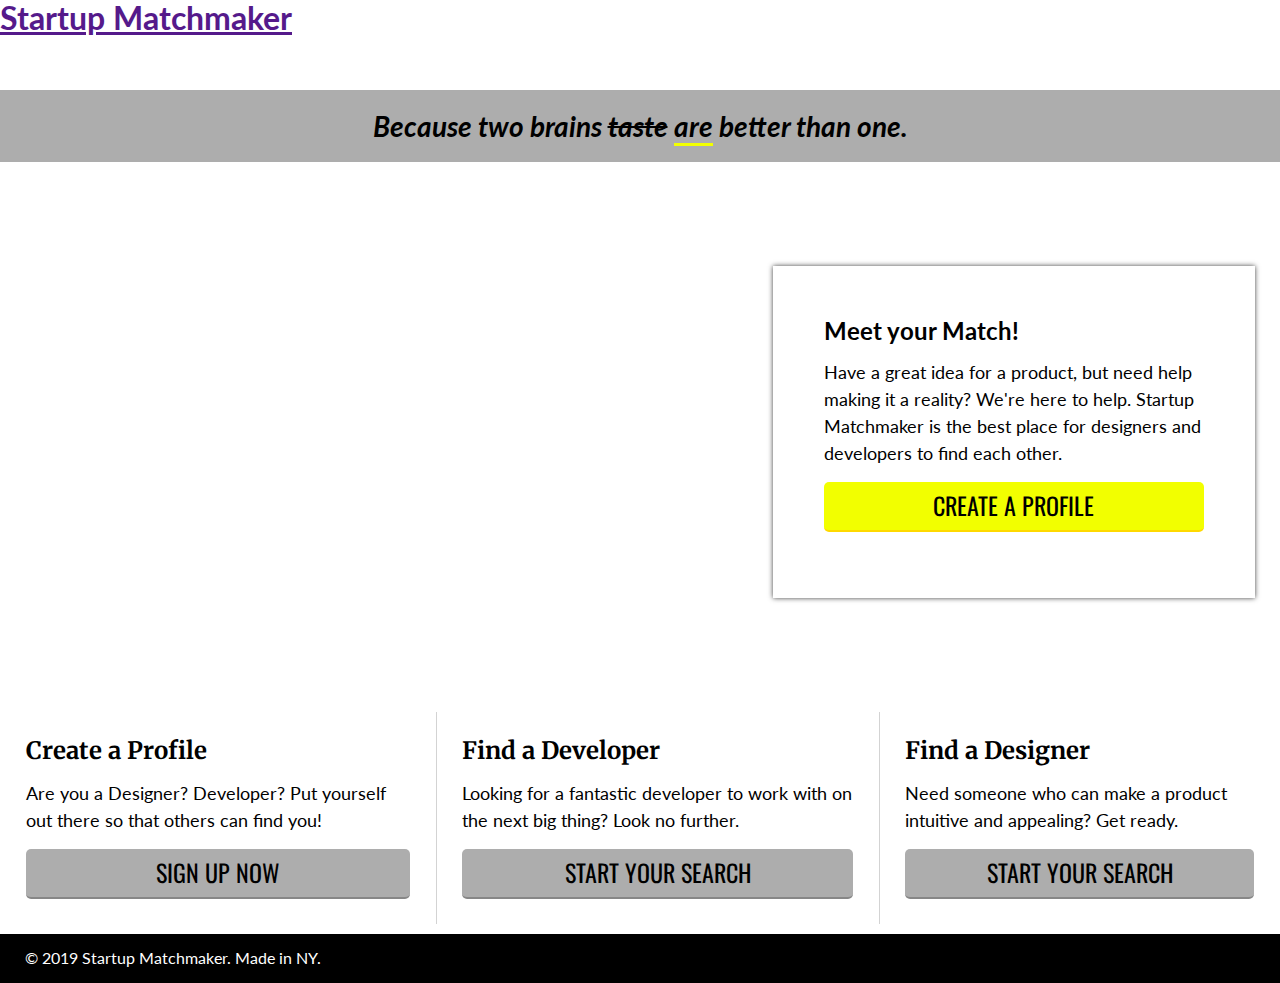
<file: Homework 02/solution_code/index.html>
<!DOCTYPE html>
<html lang="en">
  <head>
    <meta charset="utf-8">
    <meta http-equiv="x-ua-compatible" content="ie=edge">
    <title>Matchmaker Site</title>
    <meta name="description" content="Startup Matchmaker Site for GA">

    <!-- Why are these in this order folks? -->
    <link rel="stylesheet" href="css/normalize.css">
    <link href="https://fonts.googleapis.com/css?family=Lato:400,400i|Merriweather|Oswald" rel="stylesheet">
    <link rel="stylesheet" href="css/style.css">
  </head>
  <body>
    <!-- Note how the code is indented and is very readable -->
    <header class="site-header">
      <div class="logo">
        <!-- Why am I using these font classes everywhere? hint: Bootstrap is coming.. -->
        <h1><a href="">Startup Matchmaker</a></h1>
      </div>
      <nav class="main-nav">
        <ul>
          <li class="main-nav-item main-nav-item-featured"><a href="">Find Developers</a></li>
          <li class="main-nav-item main-nav-item-featured"><a href="">Find Designers</a></li>
          <li class="main-nav-item "><a href="">How it Works</a></li>
          <li class="main-nav-item "><a href="">Our Team</a></li>
          <li class="main-nav-item"><a href="">Blog</a></li>
        </ul>

      </nav>
    </header>
    <aside class="secondary-text">
      <p>Because two brains <span class="strikeout">taste</span> <span class="underline">are</span> better than one.</p>
    </aside>
    <section class="hero-area">
      <div class="inset-div">
        <h2>Meet your Match!</h2>
        <p>Have a great idea for a product, but need help making it a reality? We're here to help. Startup Matchmaker is the best place for designers and developers to find each other.</p>
        <a href="#" class="cta main-cta">Create a profile</a>
      </div>
    </section>
    <section class="three-wide">
      <article class="third-container featured-block">
        <h1>Create a Profile</h1>
        <p>Are you a Designer? Developer? Put yourself out there so that others can find you!</p>
        <a href="#" class="cta">Sign up now</a>
      </article>
      <article class="third-container featured-block">
        <h1>Find a Developer</h1>
        <p>Looking for a fantastic developer to work with on the next big thing? Look no further.</p>
        <a href="#" class="cta">Start Your Search</a>
      </article>
      <article class="third-container featured-block">
        <h1>Find a Designer</h1>
        <p>Need someone who can make a product intuitive and appealing? Get ready.</p>
        <a href="#" class="cta">Start Your Search</a>
      </article>
    </section>
    <footer class="site-footer">
      &copy; 2019 Startup Matchmaker. Made in NY.
    </footer>
  </body>
</html>
</file>
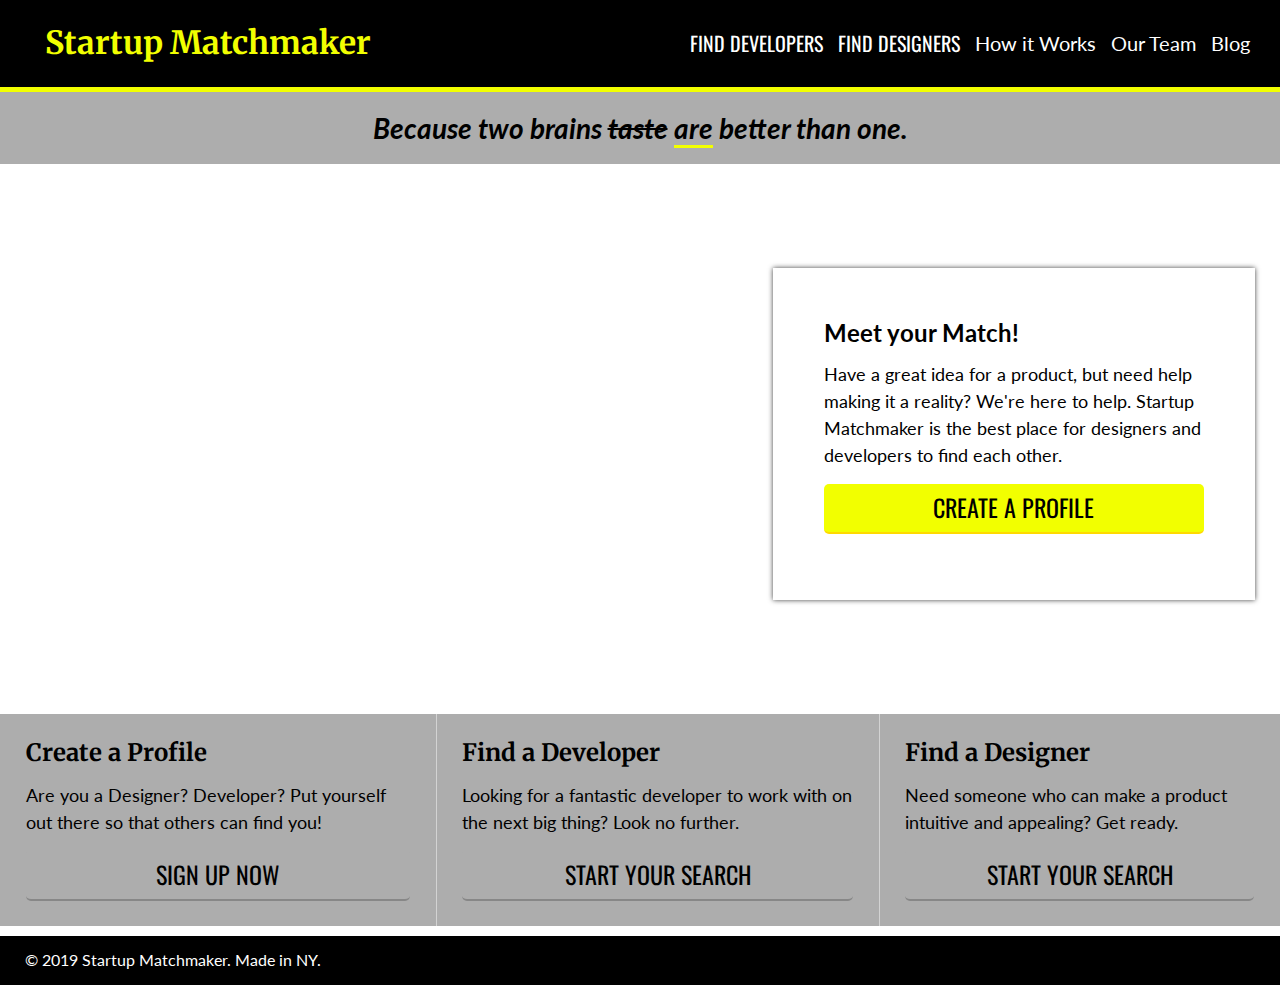
<file: Homework 02/starter_code/index.html>
<!DOCTYPE html>

<html class="no-js" lang="en">
    <head>
        <meta charset="utf-8">
        <meta http-equiv="x-ua-compatible" content="ie=edge">
        <title>Matchmaker Site</title>
        <meta name="description" content="Startup Matchmaker">
        <meta name="viewport" content="width=device-width, initial-scale=1">
     
     
      <link rel="stylesheet" href="normalize.css">
      <link href="https://fonts.googleapis.com/css?family=Lato:400,400i|Merriweather|Oswald" rel="stylesheet">
      <link rel="stylesheet" href="style.css"
    </head>
    <body>
<!-- Put your glorious code here -->


<header class="site_header">
    <div class="logo">
        <h1><a href="https://www.linkedin.com/in/kourtney-stuthard-05428bba/">Startup Matchmaker</a></h1>
    </div>

    <nav class="main-nav">
        <ul>
          <li class="main-nav-item main-nav-item-featured"><a href="">Find Developers</a></li>
          <li class="main-nav-item main-nav-item-featured"><a href="">Find Designers</a></li>
          <li class="main-nav-item "><a href="">How it Works</a></li>
          <li class="main-nav-item "><a href="">Our Team</a></li>
          <li class="main-nav-item"><a href="">Blog</a></li>
        </ul>
      </nav>
    </header>

    
    <aside class="secondary-text">
        <p>Because two brains <span class="strikeout">taste</span> <span class="underline">are</span> better than one.</p>
      </aside>
      
      <section class="hero-area">
        <div class="inset-div">
          <h2>Meet your Match!</h2>
          <p>Have a great idea for a product, but need help making it a reality? We're here to help. Startup Matchmaker is the best place for designers and developers to find each other.</p>
          <a href="#" class="cta main-cta">Create a profile</a>
        </div>
      </section>
      <section class="three-wide">
        <article class="third-container featured-block">
          <h1>Create a Profile</h1>
          <p>Are you a Designer? Developer? Put yourself out there so that others can find you!</p>
          <a href="#" class="cta">Sign up now</a>
        </article>
        <article class="third-container featured-block">
          <h1>Find a Developer</h1>
          <p>Looking for a fantastic developer to work with on the next big thing? Look no further.</p>
          <a href="#" class="cta">Start Your Search</a>
        </article>
        <article class="third-container featured-block">
          <h1>Find a Designer</h1>
          <p>Need someone who can make a product intuitive and appealing? Get ready.</p>
          <a href="#" class="cta">Start Your Search</a>
        </article>
      </section>
      <footer class="site-footer">
        &copy; 2019 Startup Matchmaker. Made in NY.
      </footer>
    </body>
  </html>
</file>
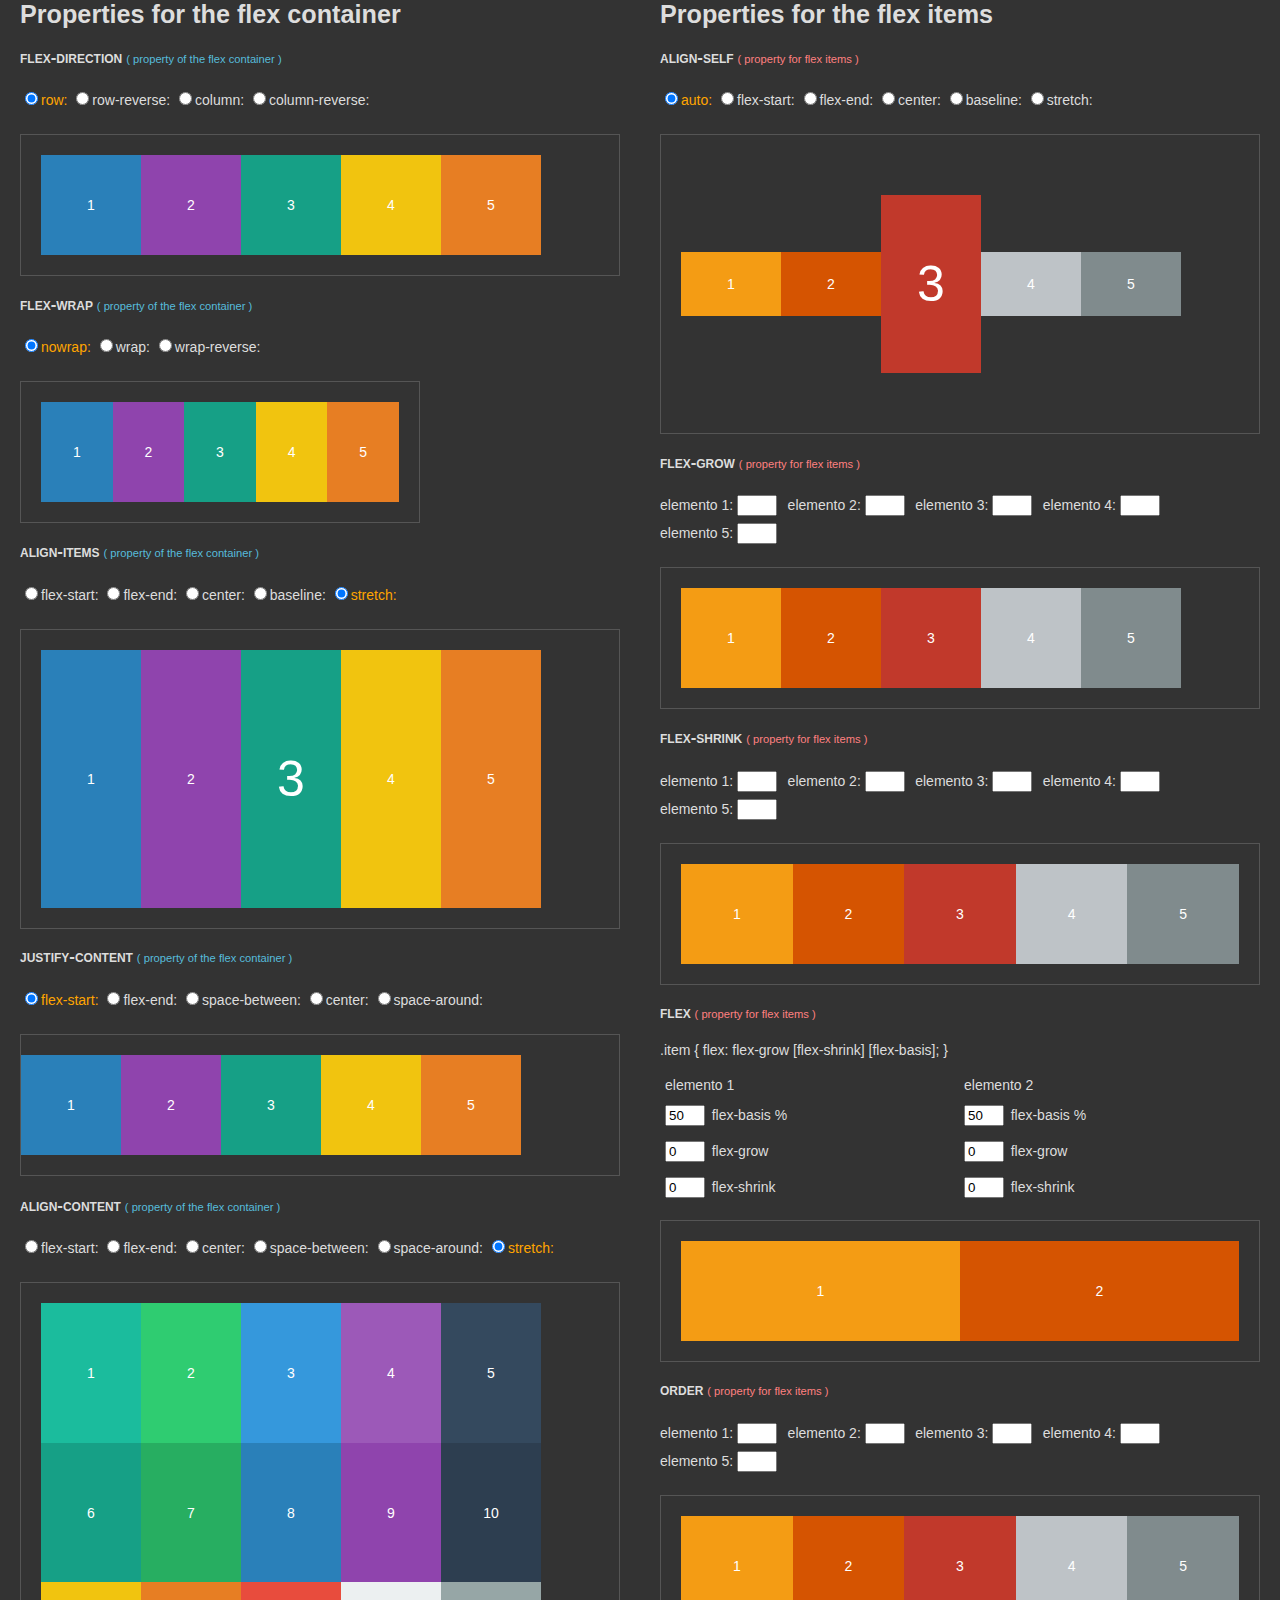
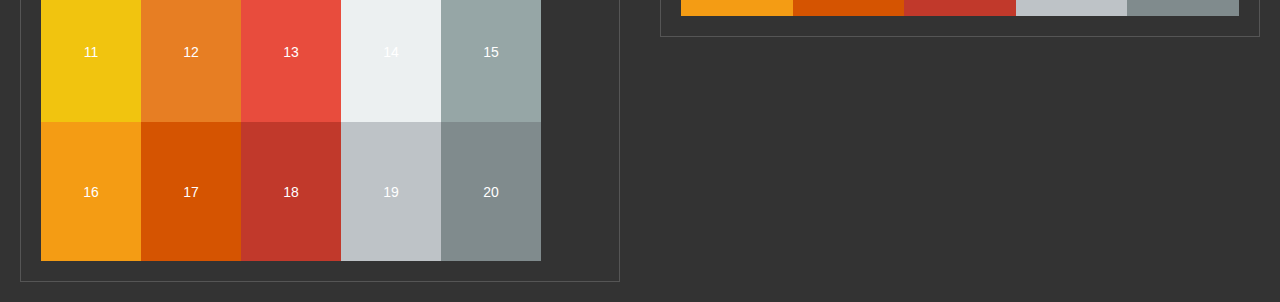
<file: Lesson 04/02_flexbox_demo/index.html>
<!DOCTYPE html>
<html lang="en" >
<head>
  <meta charset="UTF-8">
  <title>CodePen - Flexbox playground</title>
  <link rel="stylesheet" href="./style.css">

</head>
<body>
<!-- partial:index.partial.html -->
<div class="principal">
<h2>Properties for the flex container</h2>
<div class="control">
<h4><a href="http://w3.unpocodetodo.info/css3/flex-direction.php">flex-direction</a> <small>( property of the flex container  )</small></h4><!--flex-direction: row | row-reverse | column | column-reverse;-->
<div class="radio">
<input name="flex-direction" type="radio"  class="flex-direction" id="R11" value="row" checked><label for="R11">row:</label>
<input name="flex-direction"  type="radio" class="flex-direction" id="R12" value="row-reverse"><label for="R12">row-reverse:</label>
<input name="flex-direction"  type="radio" class="flex-direction" id="R13" value="column"><label for="R13">column:</label>
<input name="flex-direction"  type="radio" class="flex-direction" id="R14" value="column-reverse"><label for="R14">column-reverse:</label>
</div></div>
<div class="flex-container" id="direction">
<div class="item" data-color="2a80b9"><p>1</p></div>
<div class="item" data-color="8f44ad"><p>2</p></div>
<div class="item" data-color="16a086"><p>3</p></div>
<div class="item" data-color="f1c40f"><p>4</p></div>
<div class="item" data-color="e77e23"><p>5</p></div>
</div>

<div class="control">
<h4><a href="http://w3.unpocodetodo.info/css3/flex-wrap.php">flex-wrap</a> <small>( property of the flex container  )</small></h4><!--nowrap | wrap | wrap-reverse;-->
<div class="radio">
<input name="flex-wrap" type="radio"  class="flex-wrap" id="R21" value="nowrap" checked><label for="R21">nowrap:</label>
<input name="flex-wrap" type="radio"  class="flex-wrap" id="R22" value="wrap"><label for="R22">wrap:</label>
<input name="flex-wrap" type="radio"  class="flex-wrap" id="R23" value="wrap-reverse"><label for="R23">wrap-reverse:</label>
</div></div>
<div class="flex-container" id="wrap">
<div class="item" data-color="2a80b9"><p>1</p></div>
<div class="item" data-color="8f44ad"><p>2</p></div>
<div class="item" data-color="16a086"><p>3</p></div>
<div class="item" data-color="f1c40f"><p>4</p></div>
<div class="item" data-color="e77e23"><p>5</p></div>
</div>

<div class="control">
<h4><a href="http://w3.unpocodetodo.info/css3/flex-align-items.php">align-items</a> <small>( property of the flex container  )</small></h4><!-- flex-start | flex-end | center | baseline | stretch;-->
<div class="radio">
<input name="flex-align-items" type="radio"  class="flex-align-items" id="R31" value="align-items-start" ><label for="R31">flex-start:</label>
<input name="flex-align-items" type="radio"  class="flex-align-items" id="R32" value="align-items-end"><label for="R32">flex-end:</label>
<input name="flex-align-items" type="radio"  class="flex-align-items" id="R33" value="align-items-center"><label for="R33">center:</label>
<input name="flex-align-items" type="radio"  class="flex-align-items" id="R34" value="align-items-baseline"><label for="R34">baseline:</label>
<input name="flex-align-items" type="radio"  class="flex-align-items" id="R35" value="align-items-stretch" checked><label for="R35">stretch:</label>
</div></div>
<div class="flex-container" id="align">
<div class="item" data-color="2a80b9"><p>1</p></div>
<div class="item" data-color="8f44ad"><p>2</p></div>
<div class="item" data-color="16a086"><p style="font-size:50px;">3</p></div>
<div class="item" data-color="f1c40f"><p>4</p></div>
<div class="item" data-color="e77e23"><p>5</p></div>
</div>


<div class="control">
<h4><a href="http://w3.unpocodetodo.info/css3/flex-justify-content.php">justify-content</a> <small>( property of the flex container )</small></h4> <!--justify-content: flex-start | flex-end | center | space-between | space-around; -->
<div class="radio">
<input name="justify-content" type="radio"  class="justify-content" id="R41" value="justify-start" checked ><label for="R41">flex-start:</label>
<input name="justify-content" type="radio"  class="justify-content" id="R42" value="justify-end" ><label for="R42">flex-end:</label>
<input name="justify-content" type="radio"  class="justify-content" id="R43" value="justify-space-between" ><label for="R43">space-between:</label>
<input name="justify-content" type="radio"  class="justify-content" id="R44" value="justify-center" ><label for="R44">center:</label>
<input name="justify-content" type="radio"  class="justify-content" id="R45" value="justify-space-around" ><label for="R45">space-around:</label>
</div></div>
<div class="flex-container" id="justify">
<div class="item" data-color="2a80b9"><p>1</p></div>
<div class="item" data-color="8f44ad"><p>2</p></div>
<div class="item" data-color="16a086"><p>3</p></div>
<div class="item" data-color="f1c40f"><p>4</p></div>
<div class="item" data-color="e77e23"><p>5</p></div>

</div>

<!--<p>En <strong>Google Chrome</strong> y <strong>Opera</strong>: problemas al cambiar dinamicamente entre <code>justify-content:space-between</code> y <code>justify-content:space-around</code> </p>-->


<div class="control">
<h4><a href="http://w3.unpocodetodo.info/css3/flex-align-content.php">align-content</a> <small>( property of the flex container  )</small></h4> <!--justify-content: flex-start | flex-end | center | space-between | space-around; -->
<div class="radio">
<input name="align-content" type="radio"  class="align-content" id="R51" value="align-content-start" ><label for="R51">flex-start:</label>
<input name="align-content" type="radio"  class="align-content" id="R52" value="align-content-end" ><label for="R52">flex-end:</label>
<input name="align-content" type="radio"  class="align-content" id="R53" value="align-content-center" ><label for="R53">center:</label>
<input name="align-content" type="radio"  class="align-content" id="R54" value="align-content-space-between" ><label for="R54">space-between:</label>
<input name="align-content" type="radio"  class="align-content" id="R55" value="align-content-space-around" ><label for="R55">space-around:</label>
<input name="align-content" type="radio"  class="align-content" id="R56" value="align-content-stretch"  checked><label for="R56">stretch:</label>
</div></div>
<div class="flex-container" id="alignContent">

<div class="item" data-color="1bbc9d"><p>1</p></div>
<div class="item" data-color="2fcc71"><p>2</p></div>
<div class="item" data-color="3598dc"><p>3</p></div>
<div class="item" data-color="9c59b8"><p>4</p></div>
<div class="item" data-color="34495e"><p>5</p></div>
<div class="item" data-color="16a086"><p>6</p></div>
<div class="item" data-color="27ae61"><p>7</p></div>
<div class="item" data-color="2a80b9"><p>8</p></div>
<div class="item" data-color="8f44ad"><p>9</p></div>
<div class="item" data-color="2d3e50"><p>10</p></div>
<div class="item" data-color="f1c40f"><p>11</p></div>
<div class="item" data-color="e77e23"><p>12</p></div>
<div class="item" data-color="e84c3d"><p>13</p></div>
<div class="item" data-color="ecf0f1"><p>14</p></div>
<div class="item" data-color="96a6a6"><p>15</p></div>
<div class="item" data-color="f49c14"><p>16</p></div>
<div class="item" data-color="d55401"><p>17</p></div>
<div class="item" data-color="c1392b"><p>18</p></div>
<div class="item" data-color="bec3c7"><p>19</p></div>
<div class="item" data-color="808b8d"><p>20</p></div>

</div>



</div>

<!-- propiedades de los items -->

<div class="principal">
<h2>Properties for the flex items </h2>
<div class="control">
<h4><a href="http://w3.unpocodetodo.info/css3/flex-align-self.php">align-self</a> <small>( property for flex items  )</small></h4> <!--auto | flex-start | flex-end | center | baseline | stretch -->
<div class="radio">
<input name="align-self" type="radio"  class="align-self" id="R61" value="align-self-auto"  checked ><label for="R61">auto:</label>
<input name="align-self" type="radio"  class="align-self" id="R62" value="align-self-start" ><label for="R62">flex-start:</label>
<input name="align-self" type="radio"  class="align-self" id="R63" value="align-self-end" ><label for="R63">flex-end:</label>
<input name="align-self" type="radio"  class="align-self" id="R64" value="align-self-center" ><label for="R64">center:</label>
<input name="align-self" type="radio"  class="align-self" id="R65" value="align-self-baseline" ><label for="R65">baseline:</label>
<input name="align-self" type="radio"  class="align-self" id="R66" value="align-self-stretch"><label for="R66">stretch:</label>
</div>

</div>
<div class="flex-container align-items-center" id="FCI1">

<div class="item" data-color="f49c14"><p>1</p></div>
<div class="item" data-color="d55401"><p>2</p></div>
<div class="item" data-color="c1392b"  id="alignSelf"><p style="font-size:50px;">3</p></div>
<div class="item" data-color="bec3c7"><p>4</p></div>
<div class="item" data-color="808b8d"><p>5</p></div>

</div>

<div class="control">
<h4><a href="http://w3.unpocodetodo.info/css3/flex-abreviado.php#flexGrow">flex-grow</a> <small>( property for flex items )</small></h4> <!--auto | flex-start | flex-end | center | baseline | stretch -->
<div class="radio">
<span class="nbsp"><label for="R71">elemento 1: </label><input type="number"  class="flex-grow" id="R71" min="0" ></span>
<span class="nbsp"><label for="R72">elemento 2: </label><input type="number"  class="flex-grow" id="R72" min="0" ></span>
<span class="nbsp"><label for="R73">elemento 3: </label><input type="number"  class="flex-grow" id="R73" min="0" ></span>
<span class="nbsp"><label for="R74">elemento 4: </label><input type="number"  class="flex-grow" id="R74" min="0" ></span>
<span class="nbsp"><label for="R75">elemento 5: </label><input type="number"  class="flex-grow" id="R75" min="0" ></span>
</div>

</div>
<div class="flex-container align-items-center" id="FCI2">

<div class="item" id="itemR71" data-color="f49c14"><p>1</p></div>
<div class="item" id="itemR72" data-color="d55401"><p>2</p></div>
<div class="item" id="itemR73" data-color="c1392b"><p>3</p></div>
<div class="item" id="itemR74" data-color="bec3c7"><p>4</p></div>
<div class="item" id="itemR75" data-color="808b8d"><p>5</p></div>

</div>



<div class="control">
<h4><a href="http://w3.unpocodetodo.info/css3/flex-abreviado.php#flexShrink">flex-shrink</a> <small>( property for flex items )</small></h4> <!--auto | flex-start | flex-end | center | baseline | stretch -->
<div class="radio">
<span class="nbsp"><label for="R81">elemento 1: </label><input type="number"  class="flex-shrink" id="R81" min="0" ></span>
<span class="nbsp"><label for="R82">elemento 2: </label><input type="number"  class="flex-shrink" id="R82" min="0" ></span>
<span class="nbsp"><label for="R83">elemento 3: </label><input type="number"  class="flex-shrink" id="R83" min="0" ></span>
<span class="nbsp"><label for="R84">elemento 4: </label><input type="number"  class="flex-shrink" id="R84" min="0" ></span>
<span class="nbsp"><label for="R85">elemento 5: </label><input type="number"  class="flex-shrink" id="R85" min="0" ></span>
</div>

</div>
<div class="flex-container align-items-center" id="FCI3">

<div class="item" id="itemR81" data-color="f49c14"><p>1</p></div>
<div class="item" id="itemR82" data-color="d55401"><p>2</p></div>
<div class="item" id="itemR83" data-color="c1392b"><p>3</p></div>
<div class="item" id="itemR84" data-color="bec3c7"><p>4</p></div>
<div class="item" id="itemR85" data-color="808b8d"><p>5</p></div>

</div>


<div class="control">
<h4><a href="http://w3.unpocodetodo.info/css3/flex-abreviado.php">flex</a> <small>( property for flex items )</small></h4> <!--auto | flex-start | flex-end | center | baseline | stretch -->
<p>.item { flex: flex-grow [flex-shrink] [flex-basis]; } </p>
<table id="flexBasis">
<tr><td>elemento 1</td><td>elemento 2</td></tr>
<tr><td><input type="number" class="flex-basis" id="B1" min="0" value="50" ><label for="B1">flex-basis %</label></td><td><input type="number" class="flex-basis" id="B2" min="0" value="50" ><label for="B2">flex-basis %</label></td></tr>
<tr><td><input type="number" class="flex-basis-grow" id="G1" min="0" value="0" ><label for="G1">flex-grow</label></td><td><input type="number" class="flex-basis-grow" id="G2" min="0" value="0" ><label for="G2">flex-grow</label></td></tr>
<tr><td><input type="number" class="flex-basis-shrink" id="S1" min="0" value="0" ><label for="S1">flex-shrink</label></td><td><input type="number" class="flex-basis-shrink" id="S2" min="0" value="0" ><label for="S2">flex-shrink</label></td></tr>
</table>
</div>


<div class="flex-container align-items-center" id="FCI4">

<div class="item" id="item1" data-color="f49c14"><p>1</p></div>
<div class="item" id="item2" data-color="d55401"><p>2</p></div>

</div>


<div class="control">
<h4><a href="http://w3.unpocodetodo.info/css3/flex-order.php">order</a> <small>( property for flex items )</small></h4> <!--auto | flex-start | flex-end | center | baseline | stretch -->
<div class="radio">
<span class="nbsp"><label for="R91">elemento 1: </label><input type="number"  class="flex-order" id="R91" min="0" ></span>
<span class="nbsp"><label for="R92">elemento 2: </label><input type="number"  class="flex-order" id="R92" min="0" ></span>
<span class="nbsp"><label for="R93">elemento 3: </label><input type="number"  class="flex-order" id="R93" min="0" ></span>
<span class="nbsp"><label for="R94">elemento 4: </label><input type="number"  class="flex-order" id="R94" min="0" ></span>
<span class="nbsp"><label for="R95">elemento 5: </label><input type="number"  class="flex-order" id="R95" min="0" ></span>
</div>

</div>
<div class="flex-container align-items-center" id="FCI5">


<div class="item" id="orderR91" data-color="f49c14"><p>1</p></div>
<div class="item" id="orderR92" data-color="d55401"><p>2</p></div>
<div class="item" id="orderR93" data-color="c1392b"><p>3</p></div>
<div class="item" id="orderR94" data-color="bec3c7"><p>4</p></div>
<div class="item" id="orderR95" data-color="808b8d"><p>5</p></div>

</div>


</div>
<!-- partial -->
  <script  src="./script.js"></script>

</body>
</html>
</file>
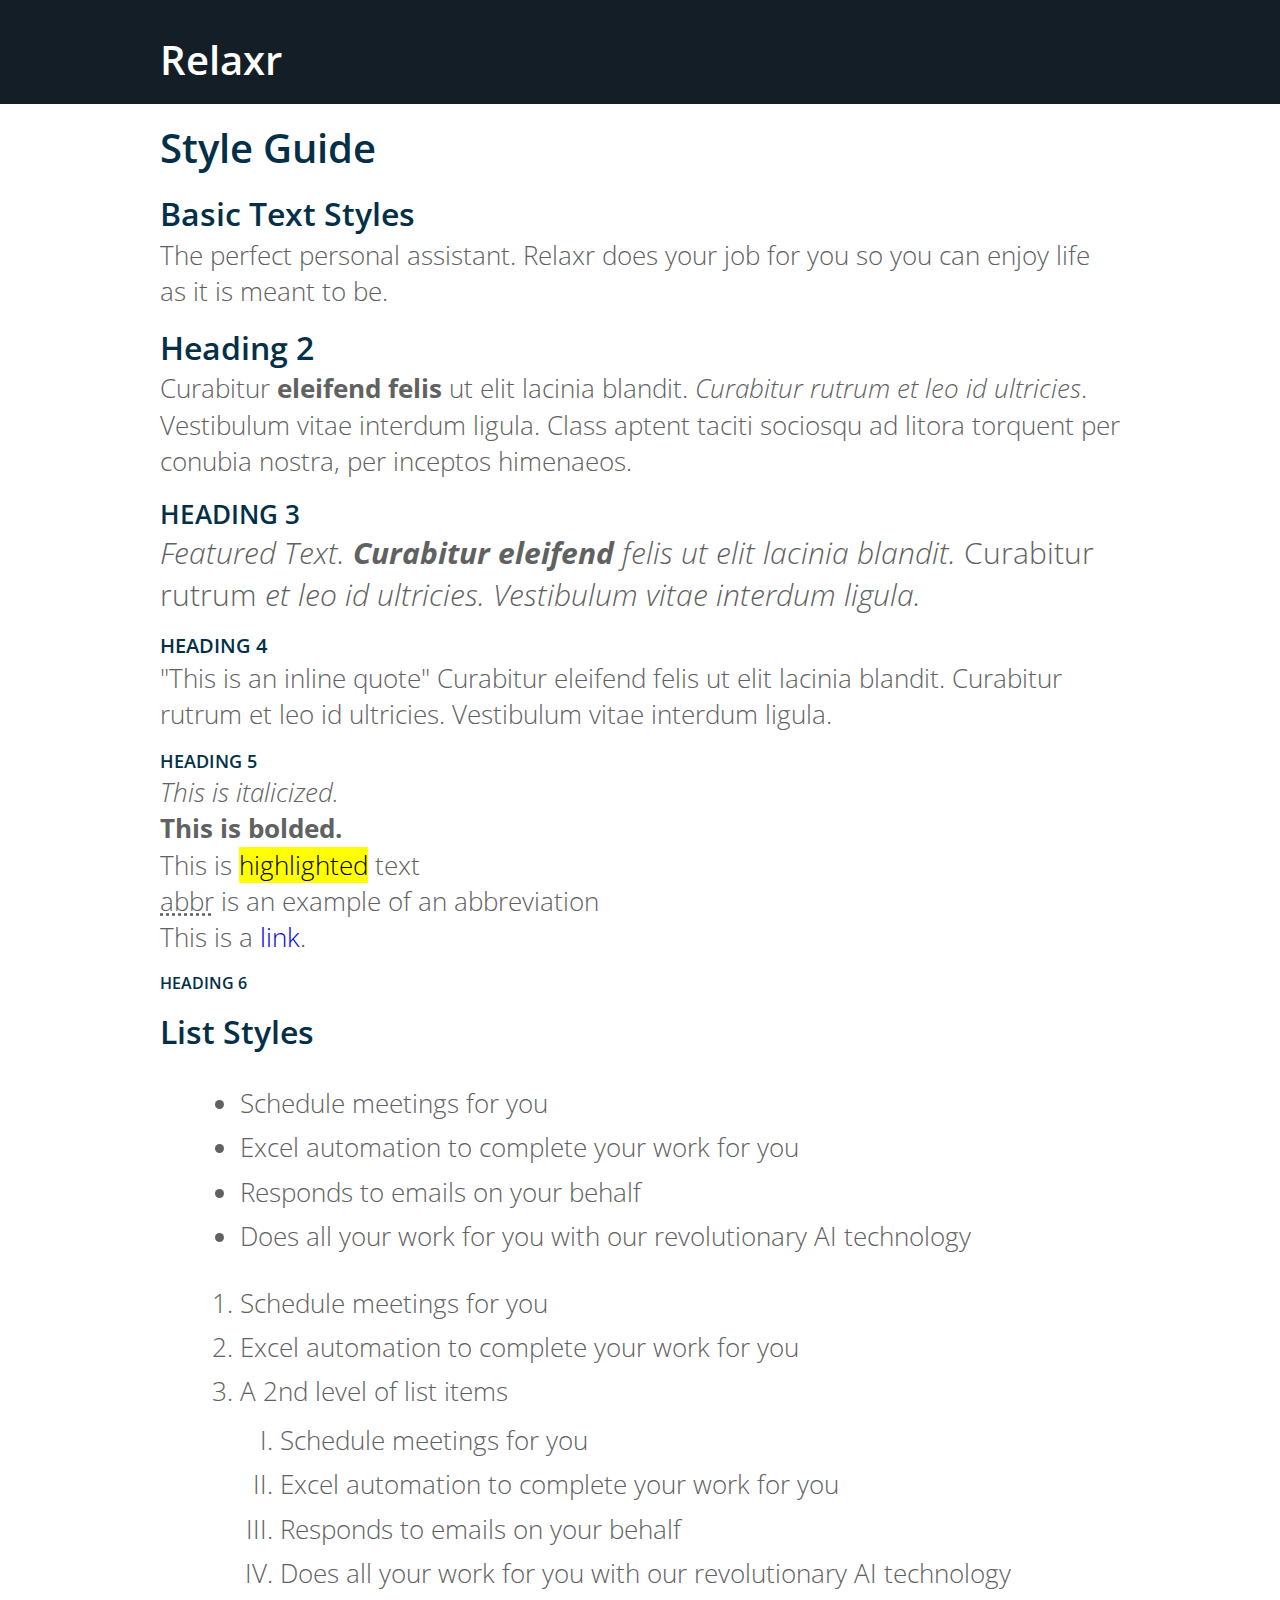
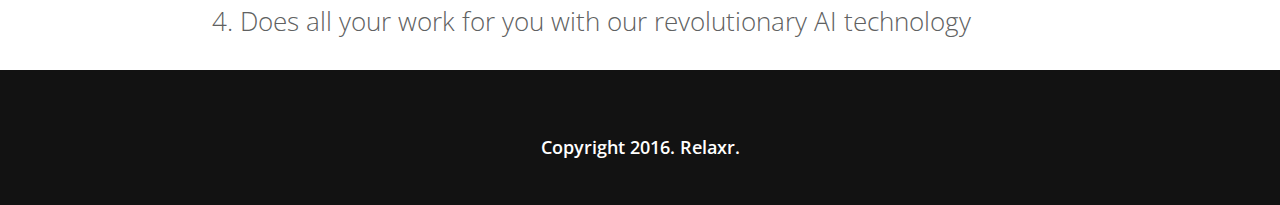
<file: Lesson 04/01_Nested Selectors Style Guide/solution/index.html>
<!DOCTYPE html>
<html lang="en">
	<head>
    	<meta charset="utf-8">
    	<meta name="description" content="The perfect personal assistant. Relaxr does your job for you so you can enjoy life as it is meant to be.">

		<title>Relaxr Nested Selectors</title>

		<link rel="stylesheet" href="css/reset.css">

		<link href='http://fonts.googleapis.com/css?family=Open+Sans:300italic,300,600,800' rel='stylesheet' type='text/css'>

		<link rel="stylesheet" href="https://maxcdn.bootstrapcdn.com/font-awesome/4.5.0/css/font-awesome.min.css">

		<!-- external CSS link -->
		<link rel="stylesheet" href="css/style.css">

	</head>
	<body>
		<header class="pageIntro">
			<div class="outer-container">
				<h1 class="logo">Relaxr</h1>
			</div>
		</header>
		<main>
			<div class="outer-container relaxr-corestyles">
				<h1>Style Guide</h1>
				<h2>Basic Text Styles</h2>
				<p>The perfect personal assistant. Relaxr does your job for you so you can enjoy life as it is meant to be.</p>

				<h2>Heading 2</h2>
				<p>Curabitur <strong>eleifend felis</strong> ut elit lacinia blandit. <em>Curabitur rutrum et leo id ultricies</em>. Vestibulum vitae interdum ligula. Class aptent taciti sociosqu ad litora torquent per conubia nostra, per inceptos himenaeos.</p>

				<h3>Heading 3</h3>
				<p class="featuredText">Featured Text. <strong>Curabitur eleifend</strong> felis ut elit lacinia blandit. <em>Curabitur rutrum</em> et leo id ultricies. Vestibulum vitae interdum ligula.</p>

				<h4>Heading 4</h4>
				<p><q>"This is an inline quote"</q> Curabitur eleifend felis ut elit lacinia blandit. Curabitur rutrum et leo id ultricies. Vestibulum vitae interdum ligula.</p>

				<h5>Heading 5</h5>
				<p><em>This is italicized.</em><br>
					<strong>This is bolded.</strong><br>
					This is <mark>highlighted</mark> text<br>
					<abbr title="attribute">abbr</abbr> is an example of an abbreviation<br>
					This is a <a href="#">link</a>.</p>
				<h6>Heading 6</h6>

				<h2>List Styles</h2>
				<ul>
					<li>Schedule meetings for you</li>
					<li>Excel automation to complete your work for you</li>
					<li>Responds to emails on your behalf</li>
					<li>Does all your work for you with our revolutionary AI technology</li>
				</ul>
				<ol>
					<li>Schedule meetings for you</li>
					<li>Excel automation to complete your work for you</li>
					<li>A 2nd level of list items
						<ol>
							<li>Schedule meetings for you</li>
							<li>Excel automation to complete your work for you</li>
							<li>Responds to emails on your behalf</li>
							<li>Does all your work for you with our revolutionary AI technology</li>
						</ol></li>
					<li>Does all your work for you with our revolutionary AI technology</li>
				</ol>



			</div>
		</main>

		<footer class="pageFooter">
			<p class="copyright">Copyright 2016. Relaxr.</p>
		</footer>
	</body>
</html>
</file>
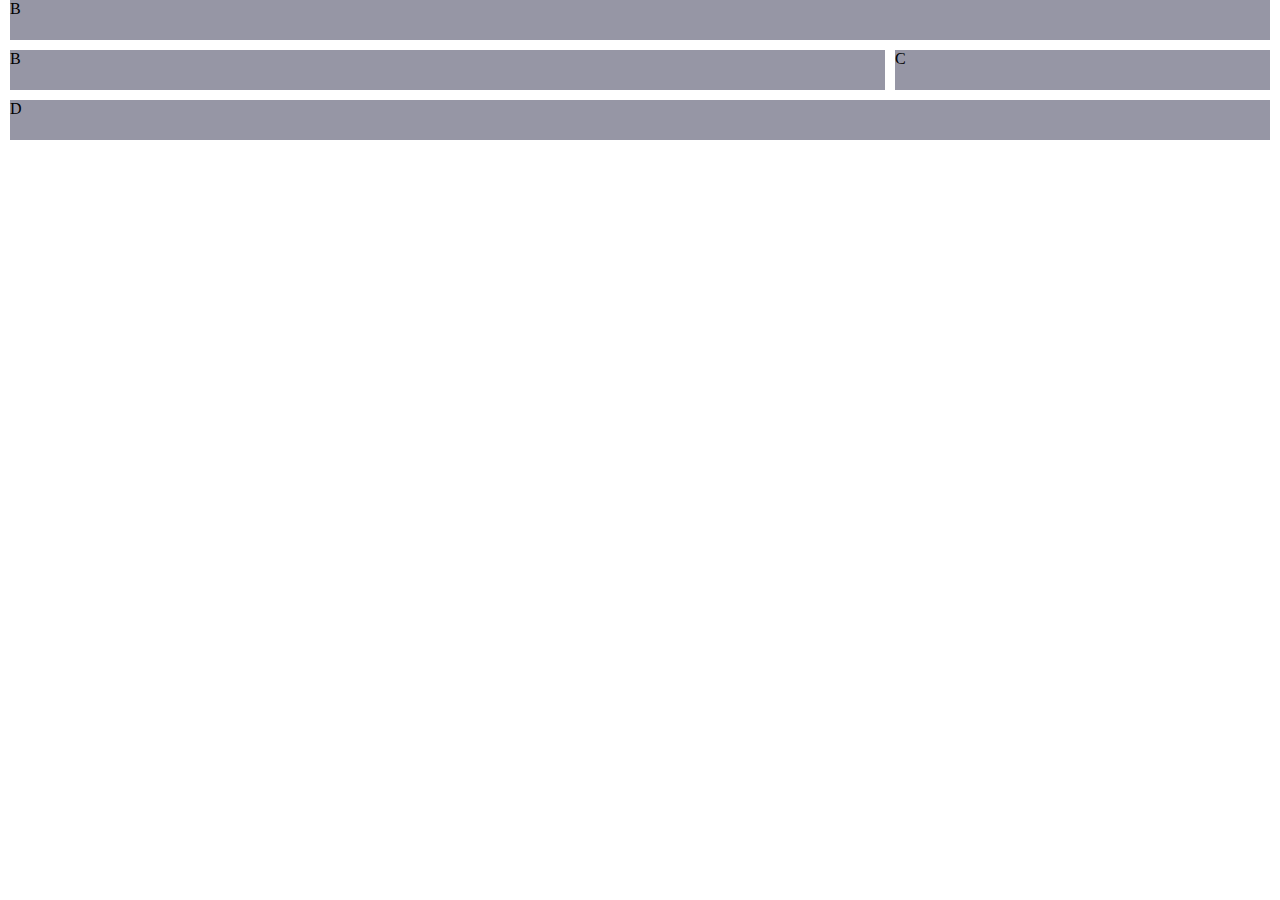
<file: Lesson 04/03_layout_challenge/solution_code/layouts_page_1.html>
<!DOCTYPE html>
<html lang="en">
<head>
    <meta charset="UTF-8">
    <title>Layouts 1: Two Column</title>
    <link href="css/normalize.css" rel="stylesheet">
    <link href="css/common.css" rel="stylesheet">
    <link href="css/layout1.css" rel="stylesheet">
</head>
<body>

<header class="exerciseHeader visibleBox">B</header>

<main class="exerciseMain">
    <section class="exerciseMainContent visibleBox">B</section>
    <aside class="exerciseMainAside visibleBox">C</aside>
</main>

<footer class="exerciseFooter visibleBox">
D
</footer>

</body>
</html>
</file>
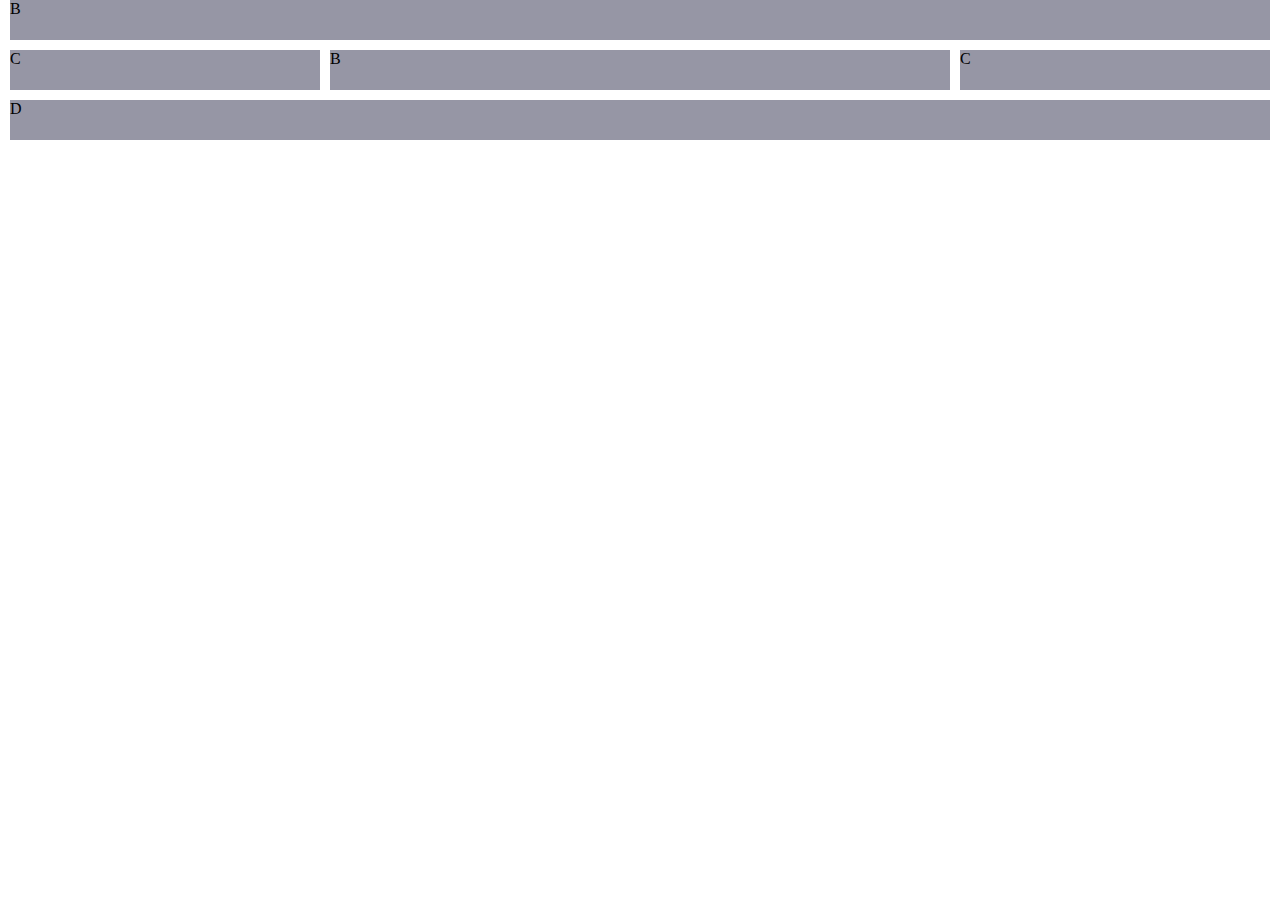
<file: Lesson 04/03_layout_challenge/solution_code/layouts_page_2.html>
<!DOCTYPE html>
<html lang="en">
<head>
    <meta charset="UTF-8">
    <title>Layouts 2: Three Column</title>
    <link href="css/normalize.css" rel="stylesheet">
    <link href="css/common.css" rel="stylesheet">
    <link href="css/layout2.css" rel="stylesheet">
</head>
<body>


<header class="exerciseHeader visibleBox">B</header>

<main class="exerciseMain">
    <aside class="exerciseMainAside visibleBox">C</aside>
    <section class="exerciseMainContent visibleBox">B</section>
    <aside class="exerciseMainAside visibleBox">C</aside>
</main>



<footer class="exerciseFooter visibleBox">
    D
</footer>

</body>
</html>
</file>
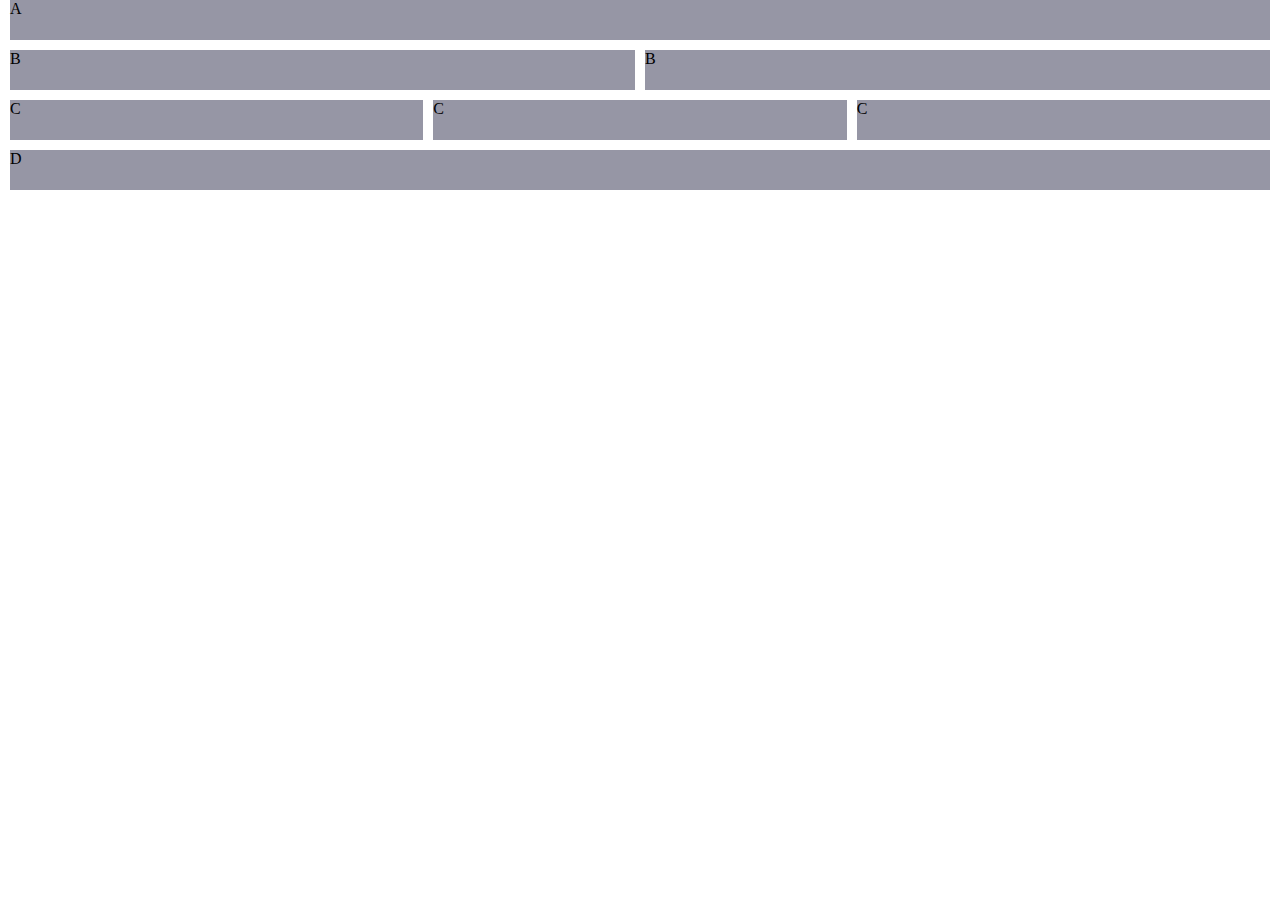
<file: Lesson 04/03_layout_challenge/solution_code/layouts_page_3.html>
<!DOCTYPE html>
<html lang="en">
<head>
    <meta charset="UTF-8">
    <title>Layouts 3: Simple Marketing</title>
    <link href="css/normalize.css" rel="stylesheet">
    <link href="css/common.css" rel="stylesheet">
    <link href="css/layout3.css" rel="stylesheet">
</head>
<body>




<header class="exerciseHeader visibleBox">A</header>

<main class="exerciseMain">
    <section class="exerciseMainFeatures">
        <div class="exerciseMarketingFeature visibleBox">B</div>
        <div class="exerciseMarketingFeature visibleBox">B</div>
    </section>
    <section class="exerciseAdditionalFeatures">
        <div class="exerciseMarketingFeature visibleBox">C</div>
        <div class="exerciseMarketingFeature visibleBox">C</div>
        <div class="exerciseMarketingFeature visibleBox">C</div>
    </section>
</main>



<footer class="exerciseFooter visibleBox">
    D
</footer>


</body>
</html>
</file>
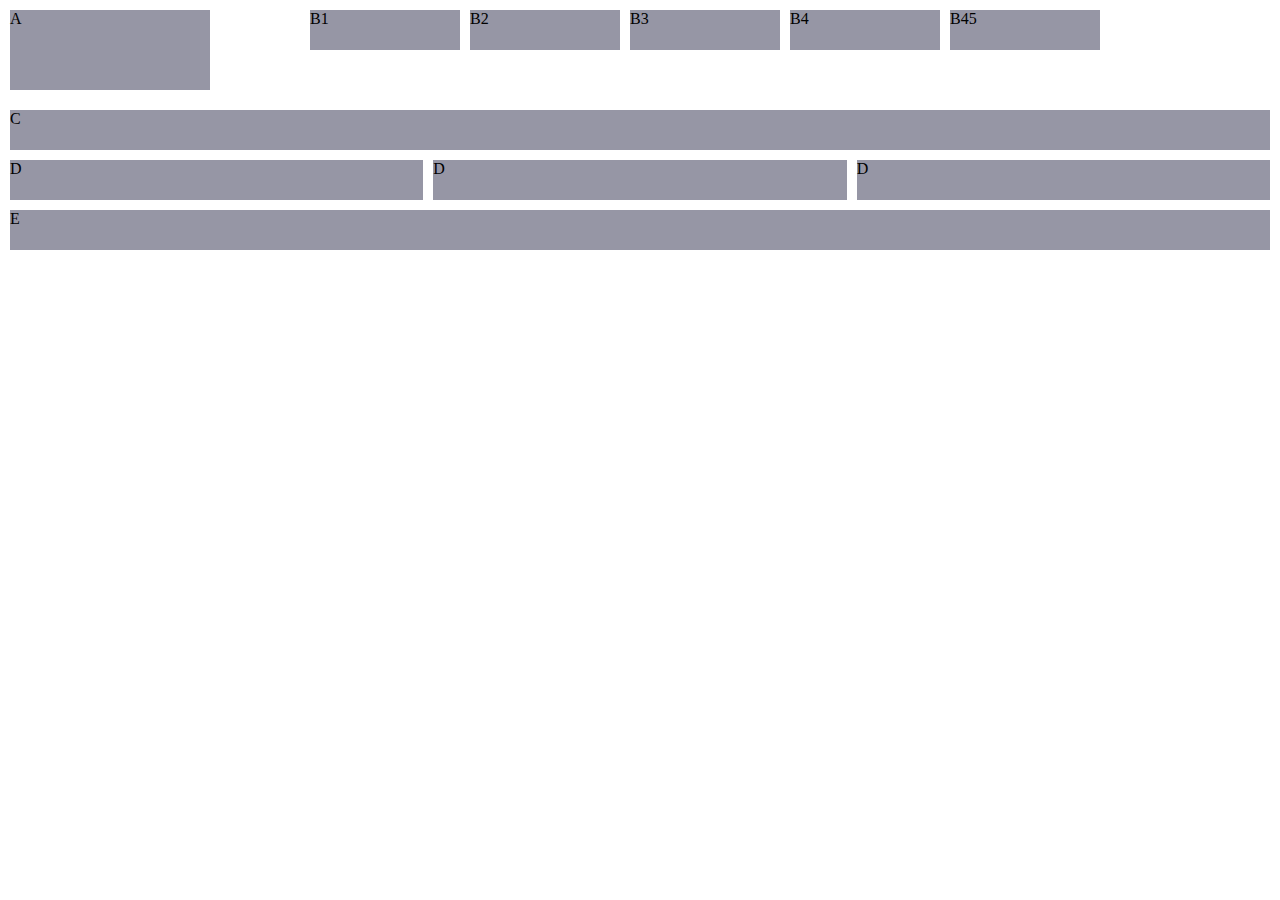
<file: Lesson 04/03_layout_challenge/solution_code/layouts_page_4.html>
<!DOCTYPE html>
<html lang="en">
<head>
    <meta charset="UTF-8">
    <title>Layouts 4: Marketing with Nav</title>
    <link href="css/normalize.css" rel="stylesheet">
    <link href="css/common.css" rel="stylesheet">
    <link href="css/layout4.css" rel="stylesheet">
</head>
<body>




<header class="exerciseHeader">
    <div class="exerciseHeaderLogo visibleBox">A</div>
    <nav class="exerciseHeaderNav">
        <ul>
            <li class="visibleBox">B1</li>
            <li class="visibleBox">B2</li>
            <li class="visibleBox">B3</li>
            <li class="visibleBox">B4</li>
            <li class="visibleBox">B45</li>
        </ul>
    </nav>
</header>

<main class="exerciseMain">
    <section class="exerciseMainContent visibleBox">
            C
    </section>
    <section class="exerciseAdditionalFeatures">
        <div class="exerciseMarketingFeature visibleBox">D</div>
        <div class="exerciseMarketingFeature visibleBox">D</div>
        <div class="exerciseMarketingFeature visibleBox">D</div>
    </section>
</main>



<footer class="exerciseFooter visibleBox">
    E
</footer>



</body>
</html>
</file>
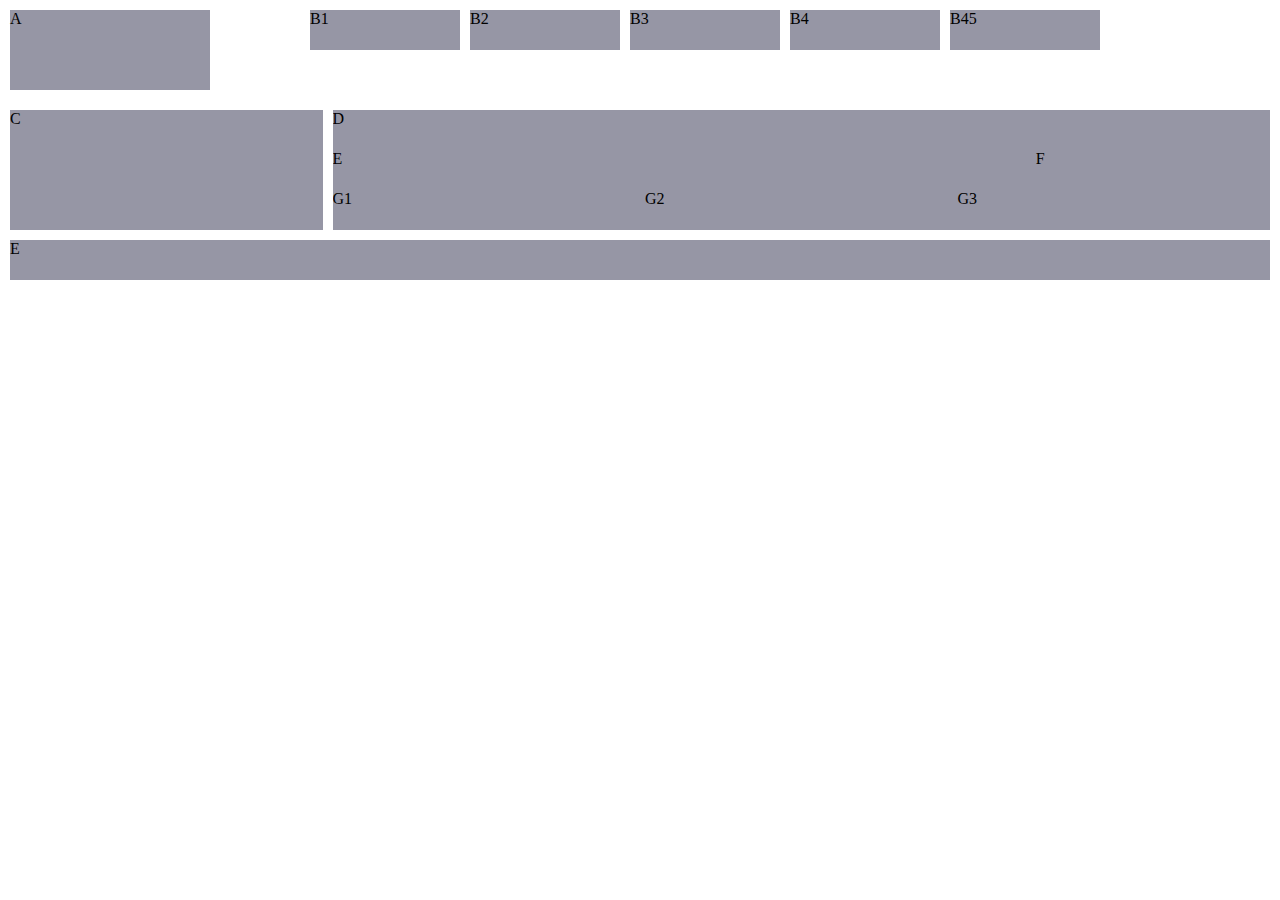
<file: Lesson 04/03_layout_challenge/solution_code/layouts_page_5.html>
<!DOCTYPE html>
<html lang="en">
<head>
    <meta charset="UTF-8">
    <title>Layouts 5: Magazine</title>
    <link href="css/normalize.css" rel="stylesheet">
    <link href="css/common.css" rel="stylesheet">
    <link href="css/layout5.css" rel="stylesheet">
</head>
<body>


<header class="exerciseHeader">
    <div class="exerciseHeaderLogo visibleBox">A</div>
    <nav class="exerciseHeaderNav">
        <ul>
            <li class="visibleBox">B1</li>
            <li class="visibleBox">B2</li>
            <li class="visibleBox">B3</li>
            <li class="visibleBox">B4</li>
            <li class="visibleBox">B45</li>
        </ul>
    </nav>
</header>

<main class="exerciseMain" >
    <aside class="exerciseMainLeftNav visibleBox">
        C
    </aside>
    <section class="exerciseMainContent">
        <div class="exerciseMainContentBanner visibleBox">D</div>
        <div class="exerciseMainContentSubBanner visibleBox">E</div>
        <div class="exerciseMainContentBlock visibleBox">F</div>
        <div class="exerciseMainContentBlock visibleBox">G1</div>
        <div class="exerciseMainContentBlock visibleBox">G2</div>
        <div class="exerciseMainContentBlock visibleBox">G3</div>
    </section>

</main>



<footer class="exerciseFooter visibleBox">
    E
</footer>



</body>
</html>
</file>
<file: Homework 02/solution_code/css/style.css>
/* ################################################## */
/* ########### Global classes / overrides ########### */
/* ################################################## */
html, body {
  height: 100%;
  font-family: 'Lato', sans-serif;
}

h1, h2, h3, h4, h5, h6, p {
  margin: 0;
}

p {
  font-size: 18px;
  line-height: 1.5;
  padding: 15px 0;
}


/* Why is this display: block; not redundant? */
.cta {
  border-radius: 5px;
  color: #000;
  display: block;
  font-size: 24px;
  padding: 10px 30px;
  text-align: center;
  text-decoration: none;
  text-transform: uppercase;
  font-family: 'Oswald', sans-serif;
}

/* ############################## */
/* ########### Header ########### */
/* ############################## */
.site_header {
  background-color: #000;
  border-bottom: 5px solid #f2ff00;
  padding: 10px 30px;
  display: flex;
  align-items: center;
  justify-content: space-between;
}

.site_header h1 {
  font-size: 32px;
/*   padding: 15px 05px 0; */
  text-transform: capitalize;
  font-family: 'Merriweather', serif;
}

.site_header h1,
.site_header h1 a,
.site_header h1 a:visited {
  color: #f2ff00;
  text-decoration:none;
}


.main-nav ul {
  list-style: none;
  display: flex;
  justify-content: flex-end;
  font-size: 20px;
  padding: 15px 0;
  font-family: 'Lato', sans-serif;
  margin:0;
}

/* How come there is no float here? */
.main-nav li {

  padding-left: 15px;
}

.main-nav li,
.main-nav li a,
.main-nav li a:visited {
  color: #fff;
  text-decoration:none;
}

.main-nav li a:hover {
  color: #f2ff00;
}


.main-nav-item-featured {
  text-transform: uppercase;
  font-family: 'Oswald', sans-serif;
}

/* ###################################### */
/* ########### Second section ########### */
/* ###################################### */

/* You don't need any layout here ;) Why? 
 * Because it's just a block, going full width... */
.secondary-text {
  background-color: #adadad;
  font-weight: bold;
  font-style: italic;
  text-align: center;
  font-family: 'Lato', sans-serif;
}

.secondary-text p {
  font-size: 28px;
  margin: 0;
}

.strikeout {
  text-decoration: line-through;
}

.underline {
  border-bottom: 3px solid #f2ff00;
}

/* #################################### */
/* ########### Hero section ########### */
/* #################################### */

/* What's going on with the background-size? How is it working? */
.hero-area {
  background: url('https://s3-us-west-2.amazonaws.com/s.cdpn.io/2522641/coworking.jpg') center center no-repeat;
  background-size: cover;
  display: flex;
  min-height: 60%;
  justify-content: flex-end;
  align-items: center;
  font-family: 'Lato', sans-serif;
}

.hero-area h2 {
  font-weight: bold;
}

/* Why did I put margin and padding on this element? */
.inset-div {
  background-color: rgba(255,255,255,0.9);
  margin: 25px 25px 25px 0;
  padding: 25px;
  width: 380px;
  height: 230px;
  padding: 4%;
  box-shadow: 0 0 5px rgba(0,0,0,.75);
}

.main-cta {
  background-color: #f2ff00;
  border-bottom: 2px solid #ffd900;
}

.featured-block {

}

.featured-block h1 {
  font-family: 'Merriweather', serif;
  font-size: 24px;

}

.featured-block .cta {
  background-color: #adadad;
  border-bottom: 2px solid #878787;
}

/* ########################################## */
/* ########### Three-wide section ########### */
/* ########################################## */

/* Notice there is no align-items here - why? */
/* The items are default align-items: flex-start (top), so we don't need it */
.three-wide {
  display: flex;
  justify-content: center;
}

.third-container {
  border-right: 1px solid lightgray;
  margin: 10px 0;
  padding: 2%;
}


.third-container:last-child {
  border-right: none;
}



/* ############################## */
/* ########### Footer ########### */
/* ############################## */
.site-footer {
  background-color: #000;
  color: #fff;
  padding: 15px 25px;
}
</file>
<file: Homework 02/starter_code/style.css>
html, body {
  height: 100%;
  font-family: 'Lato', sans-serif;
}

h1, h2, h3, h4, h5, h6, p {
  margin: 0;
}

p {
  font-size: 18px;
  line-height: 1.5;
  padding: 15px 0;
}

.cta {
  border-radius: 5px;
  color: #000;
  display: block;
  font-size: 24px;
  padding: 10px 30px;
  text-align: center;
  text-decoration: none;
  text-transform: uppercase;
  font-family: 'Oswald', sans-serif;
}


/* Header */

.site_header {
  background-color: #000;
  border-bottom: 5px solid #f2ff00;
  padding: 10px 30px;
  display: flex;
  align-items: center;
  justify-content: space-between;
}

.site_header h1 {
  font-size: 32px;
  padding: 15px;
  text-transform: capitalize;
  font-family: 'Merriweather', serif;
}

.site_header h1,
.site_header h1 a,
.site_header h1 a:visited {
  color: #f2ff00;
  text-decoration: none;
}

.main-nav ul {
  list-style: none;
  display: flex;
  justify-content: flex-end;
  font-size: 20px;
  padding: 15px 0;
  font-family: 'Lato', sans-serif;
  margin:0;
}
.main-nav li {

  padding-left: 15px;
}

.main-nav li,
.main-nav li a,
.main-nav li a:visited {
  color: #fff;
  text-decoration:none;
}

.main-nav li a:hover {
  color: #f2ff00;
}


.main-nav-item-featured {
  text-transform: uppercase;
  font-family: 'Oswald', sans-serif;
}


/*  */
.secondary-text {
  background-color: #adadad;
  font-weight: bold;
  font-style: italic;
  text-align: center;
  font-family: 'Lato', sans-serif;
}

.secondary-text p {
  font-size: 28px;
  margin: 0;
}

.strikeout {
  text-decoration: line-through;
}

.underline {
  border-bottom: 3px solid #f2ff00;
}

/*  */

.hero-area {
  background: url('https://s3-us-west-2.amazonaws.com/s.cdpn.io/2522641/coworking.jpg') center center no-repeat;
  background-size: cover;
  display: flex;
  min-height: 60%;
  justify-content: flex-end;
  align-items: center;
  font-family: 'Lato', sans-serif;
}

.hero-area h2 {
  font-weight: bold;
}

.inset-div {
  background-color: rgba(255,255,255,0.9);
  margin: 25px 25px 25px 0;
  padding: 25px;
  width: 380px;
  height: 230px;
  padding: 4%;
  box-shadow: 0 0 5px rgba(0,0,0,.75);
}

.main-cta {
  background-color: #f2ff00;
  border-bottom: 2px solid #ffd900;
}

.featured-block {

}


.featured-block {
  background-color: #adadad;
}

.featured-block h1 {
  font-family: 'Merriweather', serif;
  font-size: 24px;

}

.featured-block .cta {
  background-color: #adadad;
  border-bottom: 2px solid #878787;
}




.three-wide {
  display: flex;
  justify-content: center;
}

.third-container {
  border-right: 1px solid lightgray;
  margin: 10px 0;
  padding: 2%;
}


.third-container:last-child {
  border-right: none;
}



.site-footer {
  background-color: #000;
  color: #fff;
  padding: 15px 25px;
}





/* Fonts, classes are so I can reuse the styles on a variety of elements */
.merriweather { font-family: 'Merriweather', serif; }
      .oswald { font-family: 'Oswald', sans-serif; }
        .lato { font-family: 'Lato', sans-serif; }

/* Colors */
/* Dark yellow: #f2ff00 */
/* Lighter yellow: #ffd900 */
/* Light gray: #adadad */
/* Medium gray: #878787 */

/* Background Image */
/* https://s3-us-west-2.amazonaws.com/s.cdpn.io/2522641/coworking.jpg */
</file>
<file: Lesson 04/02_flexbox_demo/style.css>
/*flex-direction: row | row-reverse | column | column-reverse;*/

.flex-container.row {
  -webkit-flex-direction: row;
  -ms-flex-direction: row;
  flex-direction: row;
}

.flex-container.row-reverse {
  -webkit-flex-direction: row-reverse;
  -ms-flex-direction: row-reverse;
  flex-direction: row-reverse;
}

.flex-container.column {
  -webkit-flex-direction: column;
  -ms-flex-direction: column;
  flex-direction: column;
}

.flex-container.column-reverse {
  -webkit-flex-direction: column;
  -ms-flex-direction: column;
  flex-direction: column-reverse;
}


/*flex-wrap: nowrap | wrap | wrap-reverse;*/

.flex-container.nowrap {
  -webkit-flex-wrap: nowrap;
  -ms-flex-wrap: nowrap;
  flex-wrap: nowrap;
}

.flex-container.wrap {
  -webkit-flex-wrap: wrap;
  -ms-flex-wrap: wrap;
  flex-wrap: wrap;
}

.flex-container.wrap-reverse {
  -webkit-flex-wrap: wrap-reverse;
  -ms-flex-wrap: wrap-reverse;
  flex-wrap: wrap-reverse;
}


/*align-items: flex-start | flex-end | center | baseline | stretch;*/

.flex-container.align-items-start {
  -webkit-align-items: flex-start;
  -ms-flex-align: start;
  align-items: flex-start;
}

.flex-container.align-items-end {
  -webkit-align-items: flex-end;
  -ms-flex-align: end;
  align-items: flex-end;
}

.flex-container.align-items-center {
  -webkit-align-items: center;
  -ms-flex-align: center;
  align-items: center;
}

.flex-container.align-items-baseline {
  webkit-align-items: baseline;
  -ms-flex-align: baseline;
  align-items: baseline;
}

.flex-container.align-items-stretch {
  webkit-align-items: stretch;
  -ms-flex-align: stretch;
  align-items: stretch;
}


/*justify-content: flex-start | flex-end | center | space-between | space-around;*/

.flex-container.justify-start {
  -webkit-justify-content: flex-start;
  -ms-flex-pack: start;
  justify-content: flex-start;
}

.flex-container.justify-end {
  -webkit-justify-content: flex-end;
  -ms-flex-pack: end;
  justify-content: flex-end;
}

.flex-container.justify-center {
  -webkit-justify-content: center;
  -ms-flex-pack: center;
  justify-content: center;
}

.flex-container.justify-space-between {
  -webkit-justify-content: space-between;
  -ms-flex-pack: justify;
  justify-content: space-between;
}

.flex-container.justify-space-around {
  -webkit-justify-content: space-around;
  -ms-flex-pack: justify;
  justify-content: space-around;
}


/*align-content: flex-start | flex-end | center | space-between | space-around | stretch;*/

.flex-container.align-content-start {
  -webkit-align-content: flex-start;
  -ms-flex-line-pack: start;
  align-content: flex-start;
}

.flex-container.align-content-end {
  -webkit-align-content: flex-end;
  -ms-flex-line-pack: end;
  align-content: flex-end;
}

.flex-container.align-content-center {
  -webkit-align-content: center;
  -ms-flex-line-pack: center;
  align-content: center;
}

.flex-container.align-content-space-between {
  -webkit-align-content: space-between;
  -ms-flex-line-pack: justify;
  align-content: space-between;
}

.flex-container.align-content-space-around {
  -webkit-align-content: space-around;
  -ms-flex-line-pack: justify;
  /*distribute;*/
  align-content: space-around;
}

.flex-container.align-content-stretch {
  -webkit-align-content: stretch;
  -ms-flex-line-pack: stretch;
  align-content: stretch;
}


/*align-self: auto | flex-start | flex-end | center | baseline | stretch;*/

.item.align-self-auto {
  -webkit-align-self: auto;
  -ms-flex-item-align: auto;
  align-self: auto;
}

.item.align-self-start {
  -webkit-align-self: flex-start;
  -ms-flex-item-align: start;
  align-self: flex-start;
}

.item.align-self-end {
  -webkit-align-self: flex-end;
  -ms-flex-item-align: end;
  align-self: flex-end;
}

.item.align-self-center {
  -webkit-align-self: center;
  -ms-flex-item-align: center;
  align-self: center;
}

.item.align-self-baseline {
  -webkit-align-self: baseline;
  -ms-flex-item-align: baseline;
  align-self: baseline;
}

.item.align-self-stretch {
  -webkit-align-self: stretch;
  -ms-flex-item-align: stretch;
  align-self: stretch;
}

.item.flex-grow1 {
  flex-grow: 1;
}

.item.flex-grow2 {
  flex-grow: 2;
}

.item.flex-grow3 {
  flex-grow: 3;
}

.item.flex-grow4 {
  flex-grow: 4;
}
html,body{ width:100%; min-height:100%; margin:0; padding:0; color:#ddd; font-size:14px; font-family:Verdana, Geneva, sans-serif;background-color:#333;}
*{
	box-sizing : border-box; 
	-webkit-font-smoothing: antialiased;
	-moz-osx-font-smoothing: grayscale; 
}
.principal{ width:calc(50% - 40px); min-width:525px; margin:0 20px 20px 20px; float:left;}
.radio{ margin-bottom:20px;}
label{ line-height:200%;}
input[type=radio] { color:white; }
input[type=radio]:checked + label { color:orange; }
input[type=number]{ width:40px; margin-right:.5em;}
h1{ font-size:200%;margin:20px;}
h2{ font-size:180%;margin:0px;}
h4 a{ font-variant:small-caps; font-size:120%; color:#ddd; text-decoration:none;}
h4 small{font-variant: normal; font-size:80%; font-weight:normal; color:#57bcdb;}
table{ width:100%; margin-bottom:1em;}
table td{ width:50%; padding:3px;}
.principal:last-of-type h4 small{ color:#ff8080;}
.flex-container {
 border: 1px solid #555;
 display : -webkit-flex;
 display : -ms-flexbox;
 display : flex;
 padding:20px;
 width:100%; 
 }
.item{
	margin:0; 
    display : inherit;
	padding:10px; 
	width:100px; 
	height:100px;
	-webkit-align-items: center;
	-ms-flex-align:center;
	align-items: center;
	}
.item p{width:100%; text-align:center; color:#fff;}
#direction .item{flex-wrap:wrap;}
/*#wrap .item{ height:auto;}*/
#wrap{ width:400px;}
#align .item{height:auto; height:auto;flex-wrap:wrap;}	
#align{ height:300px;}
#justify{ margin:20px 0; padding:20px 0;}
#alignContent{flex-wrap:wrap; height:600px;}
#alignContent .item{ height:auto;} 
#FCI1{ height:300px;}
#FCI1 .item{ height:auto;}
#FCI3 .item{ width:25%;}
#FCI4 .item{ width:50%;}
#FCI5 .item{ width:20%;}
.nbsp{white-space: nowrap;}

@media only screen and (max-width:1100px){.principal{ width:calc(100% - 40px);}}
@media only screen and (max-width:580px) {
.item{ width:50px;height:50px;}
.principal{ width:calc(100% - 40px); min-width:initial;}
.flex-container{width:100%; min-width:initial;}	
#wrap{ width:200px;}
}
</file>
<file: Lesson 04/01_Nested Selectors Style Guide/solution/css/style.css>
body {
  color: #f0efef;
  font-size: 26px;
  line-height: 1.4;
  color: #606161;
  font-family: 'Open Sans', Helvetica, Arial, sans-serif;
  font-weight: 300;
}
a {
  text-decoration: none;
}

/* Center the container */
.outer-container {
  width: 960px;
  margin: 0 auto;
}

.pageIntro {
  background: #131e27;
  padding-top: 32px;
  padding-bottom: 16px;
}

.pageIntro .logo {
  color: #fff;
  font-size: 40px;
  font-weight: 600;
}


/* Core Styles */
.relaxr-corestyles p {
  font-size: 26px;
}

.relaxr-corestyles p.featuredText {
  font-style:italic;
  font-size: 30px;
}
.relaxr-corestyles strong {
  font-weight:bold;
}

.relaxr-corestyles em {
  font-style:italic;
}

.relaxr-corestyles p.featuredText em {
  font-style: normal;
}

.relaxr-corestyles h1, .relaxr-corestyles h2, .relaxr-corestyles h3, .relaxr-corestyles h4, .relaxr-corestyles h5,.relaxr-corestyles h6 {
  color: #033048;
  font-weight: 600;
  margin-top: 16px;
}

.relaxr-corestyles h1 {
  font-size: 40px;
}

.relaxr-corestyles h2 {
  font-size: 32px;
}

.relaxr-corestyles h3 {
  font-size: 26px;
  text-transform: uppercase;
}

.relaxr-corestyles h4 {
  font-size: 20px;
  text-transform: uppercase;
}

.relaxr-corestyles h5 {
  font-size: 18px;
  text-transform: uppercase;
}

.relaxr-corestyles h6 {
  font-size: 16px;
  text-transform: uppercase;
}

.relaxr-corestyles ul, .relaxr-corestyles ol {
  margin: 30px 0 30px 80px;
}

.relaxr-corestyles ul ul, .relaxr-corestyles ol ol {
  margin: 12px 0 12px 40px;
}

.relaxr-corestyles li {
  margin-bottom: 8px;
}

.relaxr-corestyles ul {
  list-style: disc;
}

.relaxr-corestyles > ol > li > ol {
  list-style: upper-roman;
}

.relaxr-corestyles ol {
  list-style: decimal;
}




/* Footer */
.pageFooter {
  background: #121212;
  padding: 65px 0 45px;
  text-align: center;
  margin-top: 24px;
}

.pageFooter p {
  font-size: 18px;
  color: #fff;
  font-weight: 600;
}
</file>
<file: Lesson 04/03_layout_challenge/solution_code/css/common.css>
/* Visible Box */

.visibleBox {
    background: rgb(150,150,165);
    min-height: 40px;
    box-sizing: border-box;
}
</file>
<file: Lesson 04/03_layout_challenge/solution_code/css/layout1.css>
.exerciseHeader, .exerciseFooter, .exerciseMain {
    margin: 0 10px 10px 10px;
}

.exerciseMain {
    display:flex;
}

.exerciseMainContent {
    width: 70%;
    margin-right: 10px;
}

.exerciseMainAside {
    width: 30%;
}
</file>
<file: Lesson 04/03_layout_challenge/solution_code/css/layout2.css>
.exerciseHeader, .exerciseFooter, .exerciseMain {
    margin: 0 10px 10px 10px;
}

.exerciseMain {
    display:flex;
}

.exerciseMainContent {
    width: 50%;
    margin-right: 10px;
    margin-left: 10px;
}

.exerciseMainAside {
    width: 25%;
}
</file>
<file: Lesson 04/03_layout_challenge/solution_code/css/layout3.css>
.exerciseHeader, .exerciseFooter, .exerciseMain {
    margin: 0 10px 10px 10px;
}

.exerciseMainFeatures {
    display:flex;
    margin-bottom: 10px;

}

.exerciseMainFeatures .exerciseMarketingFeature {
    width: 50%;
    margin: 0 0 0 10px;
}

.exerciseMainFeatures .exerciseMarketingFeature:first-child {
    margin-left: 0;
}

.exerciseAdditionalFeatures {
    display:flex;
}

.exerciseAdditionalFeatures .exerciseMarketingFeature {
    width: 33%;
    margin: 0 0 0 10px;
}

.exerciseAdditionalFeatures .exerciseMarketingFeature:first-child {
    margin-left: 0;
}
</file>
<file: Lesson 04/03_layout_challenge/solution_code/css/layout4.css>
.exerciseFooter, .exerciseMain {
    margin: 0 10px 10px 10px;
}

.exerciseHeader {
    margin: 10px;
    display:flex;
    flex-wrap: wrap;
    flex-direction: row;
    flex:320px;

}

.exerciseHeaderLogo {
    width: 200px;
    height: 80px;
    min-width: 200px;
    margin-right:100px;
    margin-bottom: 10px;
}

.exerciseHeaderNav {

}

.exerciseHeaderNav ul {
    list-style-type:none;
    display:flex;
    flex-wrap: wrap;
    flex-direction: row;
    margin: 0;
    padding: 0;
}

.exerciseHeaderNav ul li {
    min-width: 150px;
    margin: 0 10px 10px 0;
    flex:1;

}


.exerciseMainContent {
    margin-bottom: 10px;
}


.exerciseAdditionalFeatures {
    display:flex;
}

.exerciseAdditionalFeatures .exerciseMarketingFeature {
    width: 33%;
    margin: 0 0 0 10px;
}

.exerciseAdditionalFeatures .exerciseMarketingFeature:first-child {
    margin-left: 0;
}
</file>
<file: Lesson 04/03_layout_challenge/solution_code/css/layout5.css>
.exerciseFooter, .exerciseMain {
    margin: 0 10px 10px 10px;
}

.exerciseHeader {
    margin: 10px;
    display:flex;
    flex-wrap: wrap;
    flex-direction: row;
    flex:320px;

}

.exerciseHeaderLogo {
    width: 200px;
    height: 80px;
    min-width: 200px;
    margin-right:100px;
    margin-bottom: 10px;
}

.exerciseHeaderNav {

}

.exerciseHeaderNav ul {
    list-style-type:none;
    display:flex;
    flex-wrap: wrap;
    flex-direction: row;
    margin: 0;
    padding: 0;
}

.exerciseHeaderNav ul li {
    min-width: 150px;
    margin: 0 10px 10px 0;
    flex:1;

}


/* Main */

.exerciseMain {
    display:flex;
    flex-wrap:wrap;
    flex-direction:row;
}

.exerciseMainLeftNav {
    flex: 1;
    margin-right: 10px;
}

.exerciseMainContent {
    display:flex;
    flex-wrap:wrap;
    flex-direction:row;
    flex:3;
    overflow:hidden;

}

.exerciseMainContent > * {
    margin: 0;
}

.exerciseMainContentBanner {
    flex: 100%;
}

.exerciseMainContentSubBanner {
    flex: 75%;
}

.exerciseMainContentBlock {
    flex: 25%;
}
</file>
